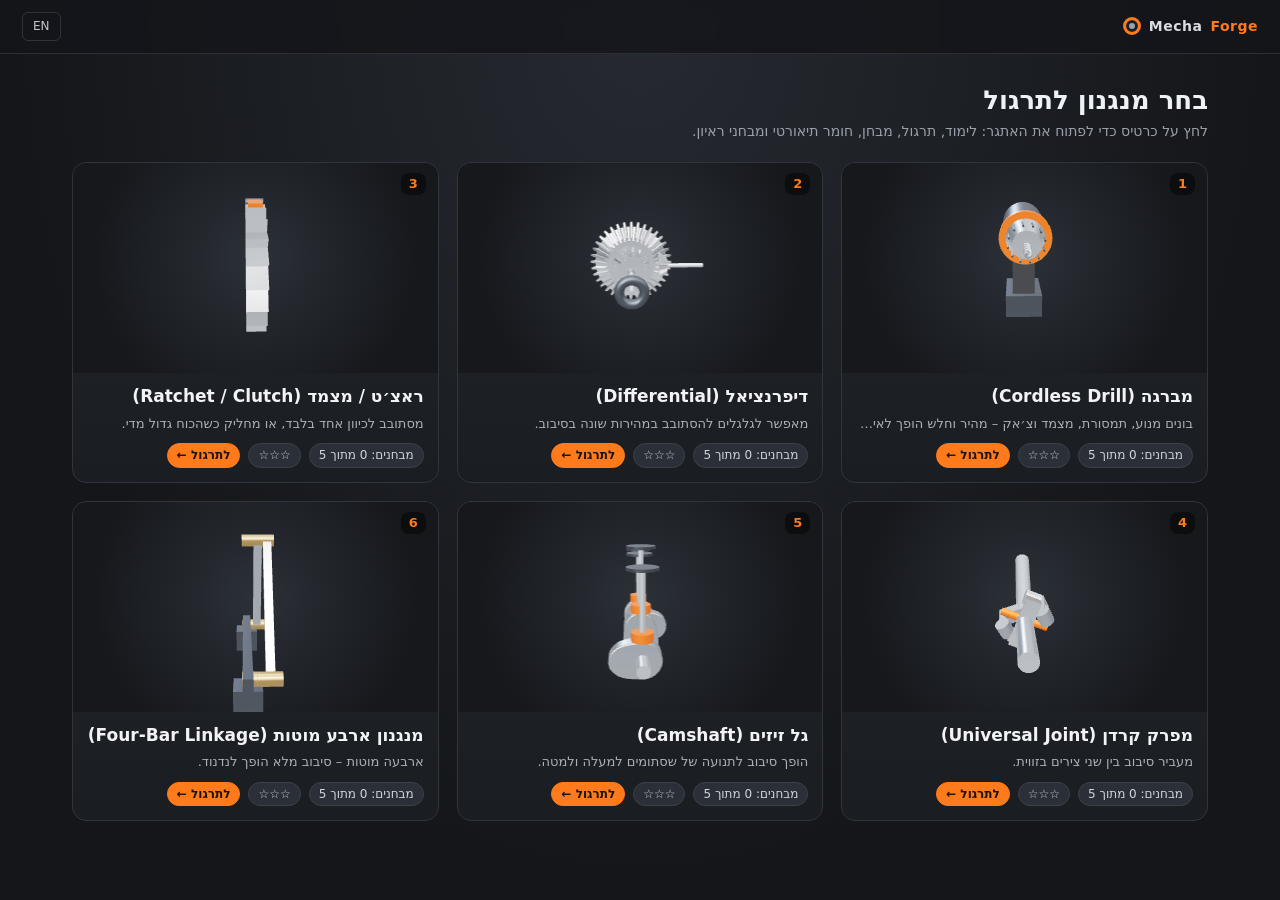
<file: index.html>
<!DOCTYPE html>
<html lang="he" dir="rtl">
<head>
<meta charset="utf-8">
<title>MechaForge – בית (Home)</title>
<meta name="viewport" content="width=device-width,initial-scale=1,viewport-fit=cover">
<meta name="theme-color" content="#1b1e23">
<link rel="stylesheet" href="style.css?v=23">
<link rel="stylesheet" href="home.css?v=23">
<script async src="./vendor/es-module-shims.js"></script>
<script type="importmap">{"imports":{"three":"./vendor/three/three.module.js","three/addons/":"./vendor/three/jsm/"}}</script>
</head>
<body class="homeb">
<canvas id="hc"></canvas>
<header id="htop"><div class="brand"><span class="logo"></span>Mecha<b>Forge</b></div><button id="hLang" class="tb">EN</button></header>
<main id="home"><h1 id="hT"></h1><p id="hS"></p><div id="grid"></div></main>
<script type="module" src="glossary.js?v=23"></script>
<script type="module" src="home.js?v=23"></script>
</body>
</html>
</file>
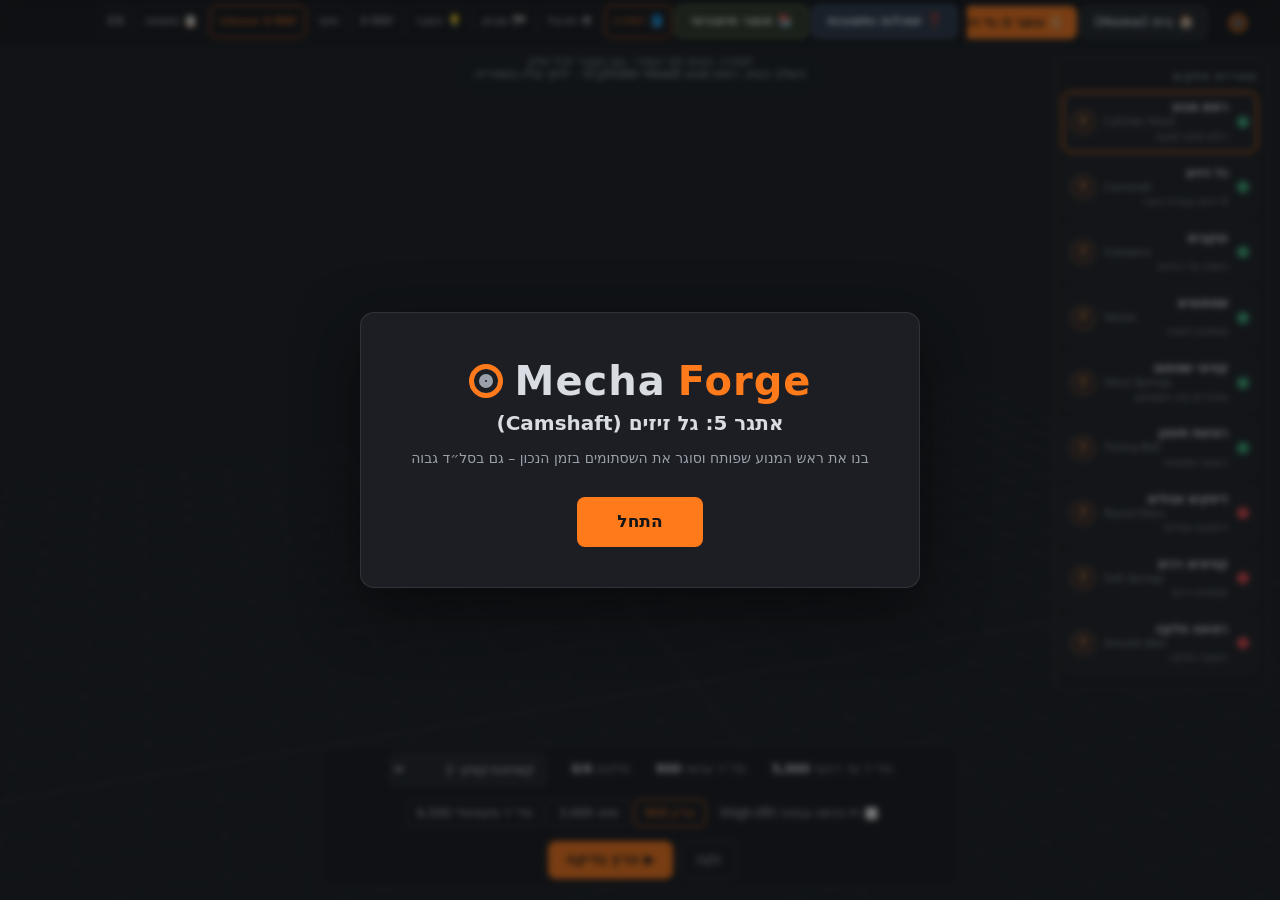
<file: cam.html>
<!DOCTYPE html>
<html lang="he" dir="rtl">
<head>
<meta charset="utf-8">
<title>MechaForge – Differential</title>
<meta name="viewport" content="width=device-width,initial-scale=1,maximum-scale=1,user-scalable=no,viewport-fit=cover">
<meta name="theme-color" content="#1b1e23">
<link rel="stylesheet" href="style.css?v=23">
<script async src="./vendor/es-module-shims.js"></script>
<script type="importmap">{"imports":{"three":"./vendor/three/three.module.js","three/addons/":"./vendor/three/jsm/"}}</script>
<script src="mkit.js?v=23"></script><script src="c5data.js?v=23"></script>
</head>
<body class="c2 mech" data-cfg="c5.js?v=23">
<canvas id="c"></canvas>
<header id="top">
  <div class="brand"><span class="logo"></span>Mecha<b>Forge</b></div>
  <div id="lvl"></div>
  <div class="tbtns"><button id="mL" class="tb mbtn on" data-m="learn"></button><button id="mP" class="tb mbtn" data-m="practice"></button><button id="mT" class="tb mbtn" data-m="test"></button><button id="bExp" class="tb"></button><button id="bX" class="tb"></button><button id="bSec" class="tb"></button><button id="bAX" class="tb"></button><button id="bBrief" class="tb"></button><button id="bLang" class="tb">EN</button></div>
</header>
<aside id="palette"><h4 id="palT"></h4><div id="palList"></div></aside>
<div id="hint"></div>
<div id="modeTip"></div>
<div id="learnCard"></div>
<div id="scnLbl"></div><div id="live"></div>
<div id="dock">
  <div id="stats"></div>
  <select id="ratio"></select>
  <label class="lsdc"><input type="checkbox" id="lsd"> <span id="lsdL"></span></label>
  <div class="sbtns"></div>
  <div class="dbtns"><button id="bClear" class="ghost"></button><button id="bRun" class="primary"></button></div>
</div>
<div id="toast"></div>
<div id="start" class="ov show"><div class="card hero"><div class="logoBig"><span class="logo"></span>Mecha<b>Forge</b></div><h2 id="sTitle"></h2><p id="sTag"></p><button id="bPlay" class="primary big"></button></div></div>
<div id="brief" class="ov"><div class="card" id="briefCard"></div></div>
<div id="result" class="ov"><div class="card" id="resCard"></div></div>
<script type="module" src="mech.js?v=23"></script>
<script type="module" src="glossary.js?v=23"></script>
<script src="selector.js?v=23" defer></script>
<script src="theory.js?v=23" defer></script>
<script src="faq.js?v=23" defer></script>
</body>
</html>
</file>
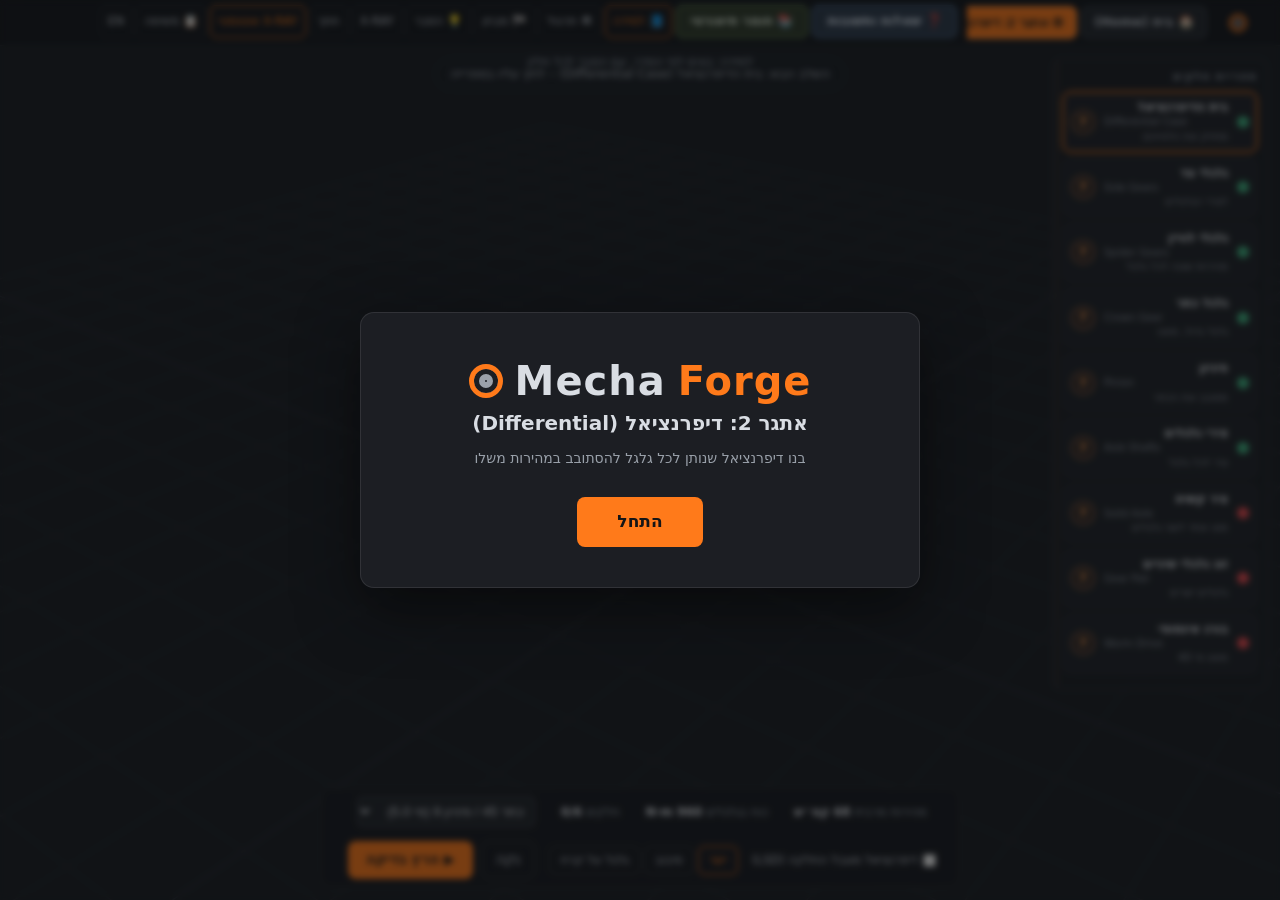
<file: diff.html>
<!DOCTYPE html>
<html lang="he" dir="rtl">
<head>
<meta charset="utf-8">
<title>MechaForge – Differential</title>
<meta name="viewport" content="width=device-width,initial-scale=1,maximum-scale=1,user-scalable=no,viewport-fit=cover">
<meta name="theme-color" content="#1b1e23">
<link rel="stylesheet" href="style.css?v=23">
<script async src="./vendor/es-module-shims.js"></script>
<script type="importmap">{"imports":{"three":"./vendor/three/three.module.js","three/addons/":"./vendor/three/jsm/"}}</script>
<script src="c2data.js?v=23"></script>
</head>
<body class="c2">
<canvas id="c"></canvas>
<header id="top">
  <div class="brand"><span class="logo"></span>Mecha<b>Forge</b></div>
  <div id="lvl"></div>
  <div class="tbtns"><button id="mL" class="tb mbtn on" data-m="learn"></button><button id="mP" class="tb mbtn" data-m="practice"></button><button id="mT" class="tb mbtn" data-m="test"></button><button id="bExp" class="tb"></button><button id="bX" class="tb"></button><button id="bSec" class="tb"></button><button id="bAX" class="tb"></button><button id="bBrief" class="tb"></button><button id="bLang" class="tb">EN</button></div>
</header>
<aside id="palette"><h4 id="palT"></h4><div id="palList"></div></aside>
<div id="hint"></div>
<div id="modeTip"></div>
<div id="learnCard"></div>
<div id="scnLbl"></div>
<div id="dock">
  <div id="stats"></div>
  <select id="ratio"></select>
  <label class="lsdc"><input type="checkbox" id="lsd"> <span id="lsdL"></span></label>
  <div class="sbtns"><button class="tb sbtn on" data-s="straight"></button><button class="tb sbtn" data-s="turn"></button><button class="tb sbtn" data-s="ice"></button></div>
  <div class="dbtns"><button id="bClear" class="ghost"></button><button id="bRun" class="primary"></button></div>
</div>
<div id="toast"></div>
<div id="start" class="ov show"><div class="card hero"><div class="logoBig"><span class="logo"></span>Mecha<b>Forge</b></div><h2 id="sTitle"></h2><p id="sTag"></p><button id="bPlay" class="primary big"></button></div></div>
<div id="brief" class="ov"><div class="card" id="briefCard"></div></div>
<div id="result" class="ov"><div class="card" id="resCard"></div></div>
<script type="module" src="diff.js?v=23"></script>
<script type="module" src="glossary.js?v=23"></script>
<script src="selector.js?v=23" defer></script>
<script src="theory.js?v=23" defer></script>
<script src="faq.js?v=23" defer></script>
</body>
</html>
</file>
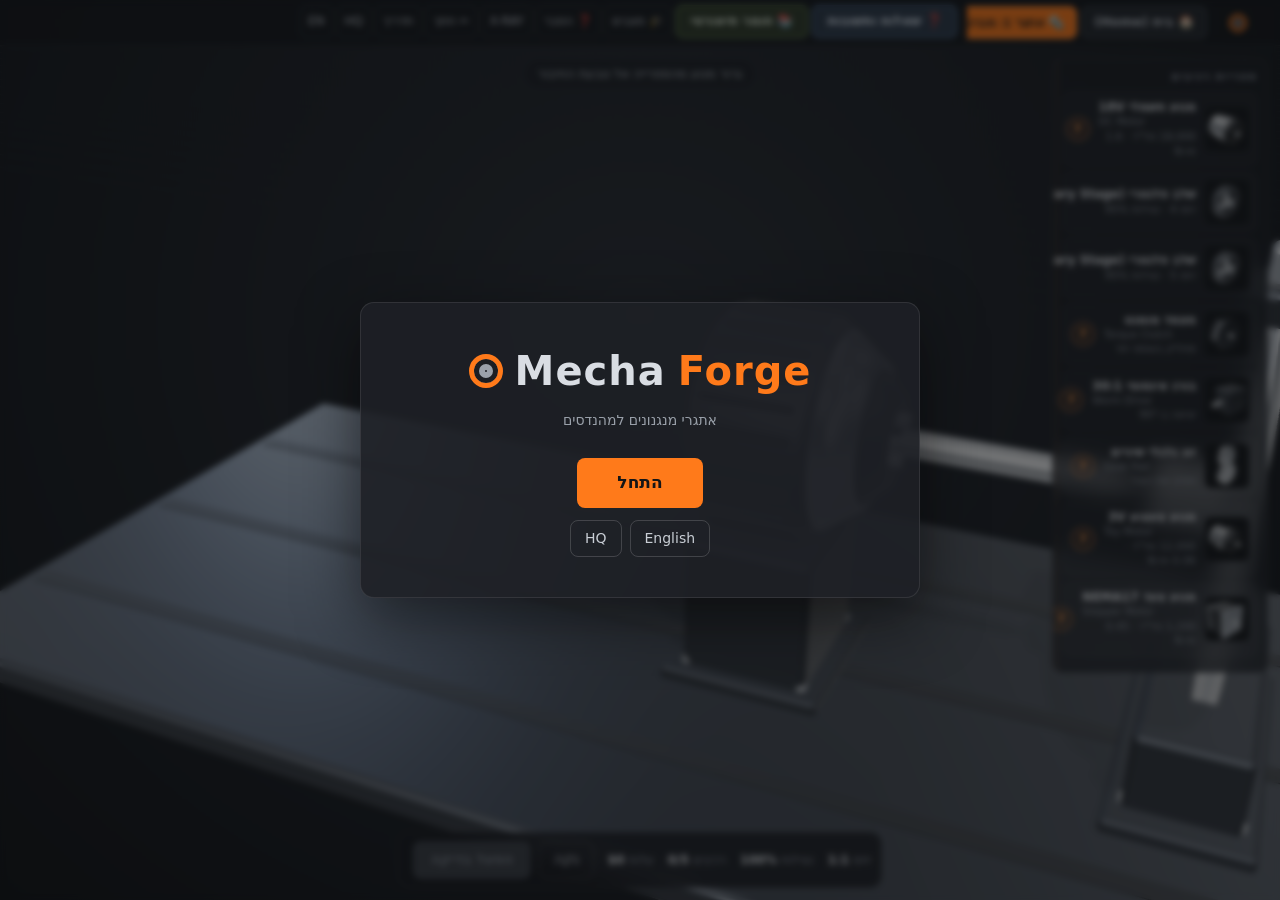
<file: drill.html>
<!DOCTYPE html>
<html lang="he" dir="rtl">
<head>
<meta charset="utf-8">
<title>MechaForge</title>
<meta name="viewport" content="width=device-width,initial-scale=1,maximum-scale=1,user-scalable=no,viewport-fit=cover">
<meta name="theme-color" content="#1b1e23">
<link rel="icon" href="data:image/svg+xml,%3Csvg xmlns=%22http://www.w3.org/2000/svg%22 viewBox=%220 0 16 16%22%3E%3Ccircle cx=%228%22 cy=%228%22 r=%226%22 fill=%22none%22 stroke=%22%23ff7a1a%22 stroke-width=%223%22/%3E%3C/svg%3E">
<link rel="stylesheet" href="style.css?v=23">
<script async src="./vendor/es-module-shims.js"></script>
<script type="importmap">{"imports":{"three":"./vendor/three/three.module.js","three/addons/":"./vendor/three/jsm/"}}</script>
</head>
<body>
<canvas id="c"></canvas>
<div id="labels"></div>
<header id="top">
  <div class="brand"><span class="logo"></span>Mecha<b>Forge</b></div>
  <div id="lvl"></div>
  <div class="tbtns"><button id="bBrief" class="tb"></button><button id="bHQ" class="tb">HQ</button><button id="bLang" class="tb">EN</button></div>
</header>
<aside id="palette"><h4 id="palT"></h4><div id="palList"></div></aside>
<div id="hint"></div>
<div id="insp"></div>
<div id="dock">
  <div id="stats"></div>
  <div class="dbtns"><button id="bClear" class="ghost"></button><button id="bRun" class="primary"></button></div>
</div>
<div id="graphs"><canvas id="g"></canvas><div id="gleg"></div></div>
<div id="dragGhost"></div>
<div id="toast"></div>
<div id="start" class="ov show">
  <div class="card hero">
    <div class="logoBig"><span class="logo"></span>Mecha<b>Forge</b></div>
    <p id="sTag"></p>
    <button id="bPlay" class="primary big"></button>
    <div class="row"><button id="bLang2" class="ghost">English</button><button id="bHQ2" class="ghost">HQ</button></div>
  </div>
</div>
<div id="brief" class="ov"><div class="card" id="briefCard"></div></div>
<div id="result" class="ov"><div class="card" id="resCard"></div></div>
<div id="reveal" class="ov2"><div id="revCap"></div><div class="rbtns"><button id="rReplay" class="ghost"></button><button id="rBack" class="ghost"></button><button id="rNext" class="primary" disabled></button></div></div>
<script type="module" src="app.js?v=23"></script>
<script type="module" src="glossary.js?v=23"></script>
<script src="selector.js?v=23" defer></script>
<script src="iv1.js?v=23" defer></script><script src="theory.js?v=23" defer></script>
<script src="faq.js?v=23" defer></script>
</body>
</html>
</file>
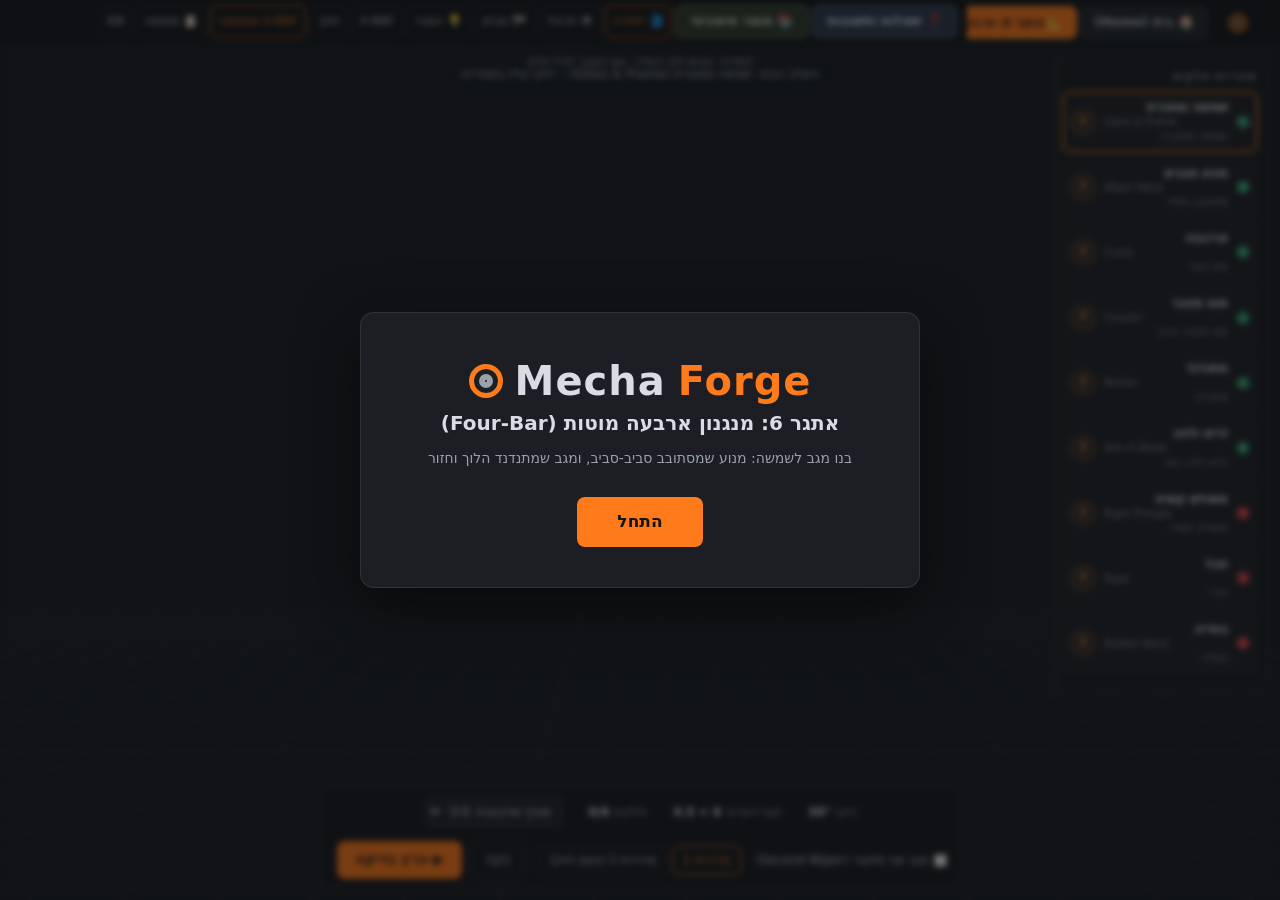
<file: fourbar.html>
<!DOCTYPE html>
<html lang="he" dir="rtl">
<head>
<meta charset="utf-8">
<title>MechaForge – Differential</title>
<meta name="viewport" content="width=device-width,initial-scale=1,maximum-scale=1,user-scalable=no,viewport-fit=cover">
<meta name="theme-color" content="#1b1e23">
<link rel="stylesheet" href="style.css?v=23">
<script async src="./vendor/es-module-shims.js"></script>
<script type="importmap">{"imports":{"three":"./vendor/three/three.module.js","three/addons/":"./vendor/three/jsm/"}}</script>
<script src="mkit.js?v=23"></script><script src="c6data.js?v=23"></script>
</head>
<body class="c2 mech" data-cfg="c6.js?v=23">
<canvas id="c"></canvas>
<header id="top">
  <div class="brand"><span class="logo"></span>Mecha<b>Forge</b></div>
  <div id="lvl"></div>
  <div class="tbtns"><button id="mL" class="tb mbtn on" data-m="learn"></button><button id="mP" class="tb mbtn" data-m="practice"></button><button id="mT" class="tb mbtn" data-m="test"></button><button id="bExp" class="tb"></button><button id="bX" class="tb"></button><button id="bSec" class="tb"></button><button id="bAX" class="tb"></button><button id="bBrief" class="tb"></button><button id="bLang" class="tb">EN</button></div>
</header>
<aside id="palette"><h4 id="palT"></h4><div id="palList"></div></aside>
<div id="hint"></div>
<div id="modeTip"></div>
<div id="learnCard"></div>
<div id="scnLbl"></div><div id="live"></div>
<div id="dock">
  <div id="stats"></div>
  <select id="ratio"></select>
  <label class="lsdc"><input type="checkbox" id="lsd"> <span id="lsdL"></span></label>
  <div class="sbtns"></div>
  <div class="dbtns"><button id="bClear" class="ghost"></button><button id="bRun" class="primary"></button></div>
</div>
<div id="toast"></div>
<div id="start" class="ov show"><div class="card hero"><div class="logoBig"><span class="logo"></span>Mecha<b>Forge</b></div><h2 id="sTitle"></h2><p id="sTag"></p><button id="bPlay" class="primary big"></button></div></div>
<div id="brief" class="ov"><div class="card" id="briefCard"></div></div>
<div id="result" class="ov"><div class="card" id="resCard"></div></div>
<script type="module" src="mech.js?v=23"></script>
<script type="module" src="glossary.js?v=23"></script>
<script src="selector.js?v=23" defer></script>
<script src="theory.js?v=23" defer></script>
<script src="faq.js?v=23" defer></script>
</body>
</html>
</file>
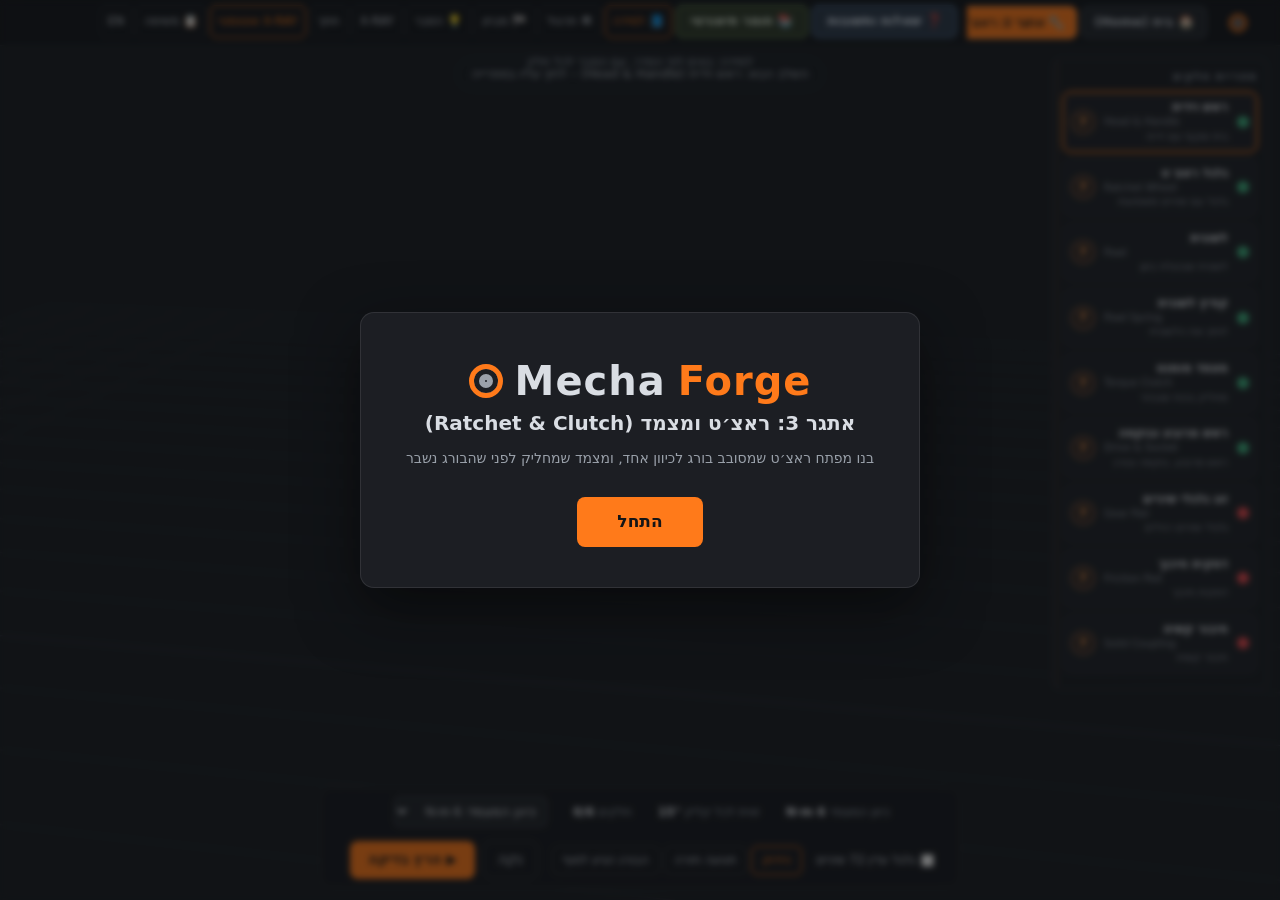
<file: ratchet.html>
<!DOCTYPE html>
<html lang="he" dir="rtl">
<head>
<meta charset="utf-8">
<title>MechaForge – Differential</title>
<meta name="viewport" content="width=device-width,initial-scale=1,maximum-scale=1,user-scalable=no,viewport-fit=cover">
<meta name="theme-color" content="#1b1e23">
<link rel="stylesheet" href="style.css?v=23">
<script async src="./vendor/es-module-shims.js"></script>
<script type="importmap">{"imports":{"three":"./vendor/three/three.module.js","three/addons/":"./vendor/three/jsm/"}}</script>
<script src="mkit.js?v=23"></script><script src="c3data.js?v=23"></script>
</head>
<body class="c2 mech" data-cfg="c3.js?v=23">
<canvas id="c"></canvas>
<header id="top">
  <div class="brand"><span class="logo"></span>Mecha<b>Forge</b></div>
  <div id="lvl"></div>
  <div class="tbtns"><button id="mL" class="tb mbtn on" data-m="learn"></button><button id="mP" class="tb mbtn" data-m="practice"></button><button id="mT" class="tb mbtn" data-m="test"></button><button id="bExp" class="tb"></button><button id="bX" class="tb"></button><button id="bSec" class="tb"></button><button id="bAX" class="tb"></button><button id="bBrief" class="tb"></button><button id="bLang" class="tb">EN</button></div>
</header>
<aside id="palette"><h4 id="palT"></h4><div id="palList"></div></aside>
<div id="hint"></div>
<div id="modeTip"></div>
<div id="learnCard"></div>
<div id="scnLbl"></div><div id="live"></div>
<div id="dock">
  <div id="stats"></div>
  <select id="ratio"></select>
  <label class="lsdc"><input type="checkbox" id="lsd"> <span id="lsdL"></span></label>
  <div class="sbtns"></div>
  <div class="dbtns"><button id="bClear" class="ghost"></button><button id="bRun" class="primary"></button></div>
</div>
<div id="toast"></div>
<div id="start" class="ov show"><div class="card hero"><div class="logoBig"><span class="logo"></span>Mecha<b>Forge</b></div><h2 id="sTitle"></h2><p id="sTag"></p><button id="bPlay" class="primary big"></button></div></div>
<div id="brief" class="ov"><div class="card" id="briefCard"></div></div>
<div id="result" class="ov"><div class="card" id="resCard"></div></div>
<script type="module" src="mech.js?v=23"></script>
<script type="module" src="glossary.js?v=23"></script>
<script src="selector.js?v=23" defer></script>
<script src="theory.js?v=23" defer></script>
<script src="faq.js?v=23" defer></script>
</body>
</html>
</file>
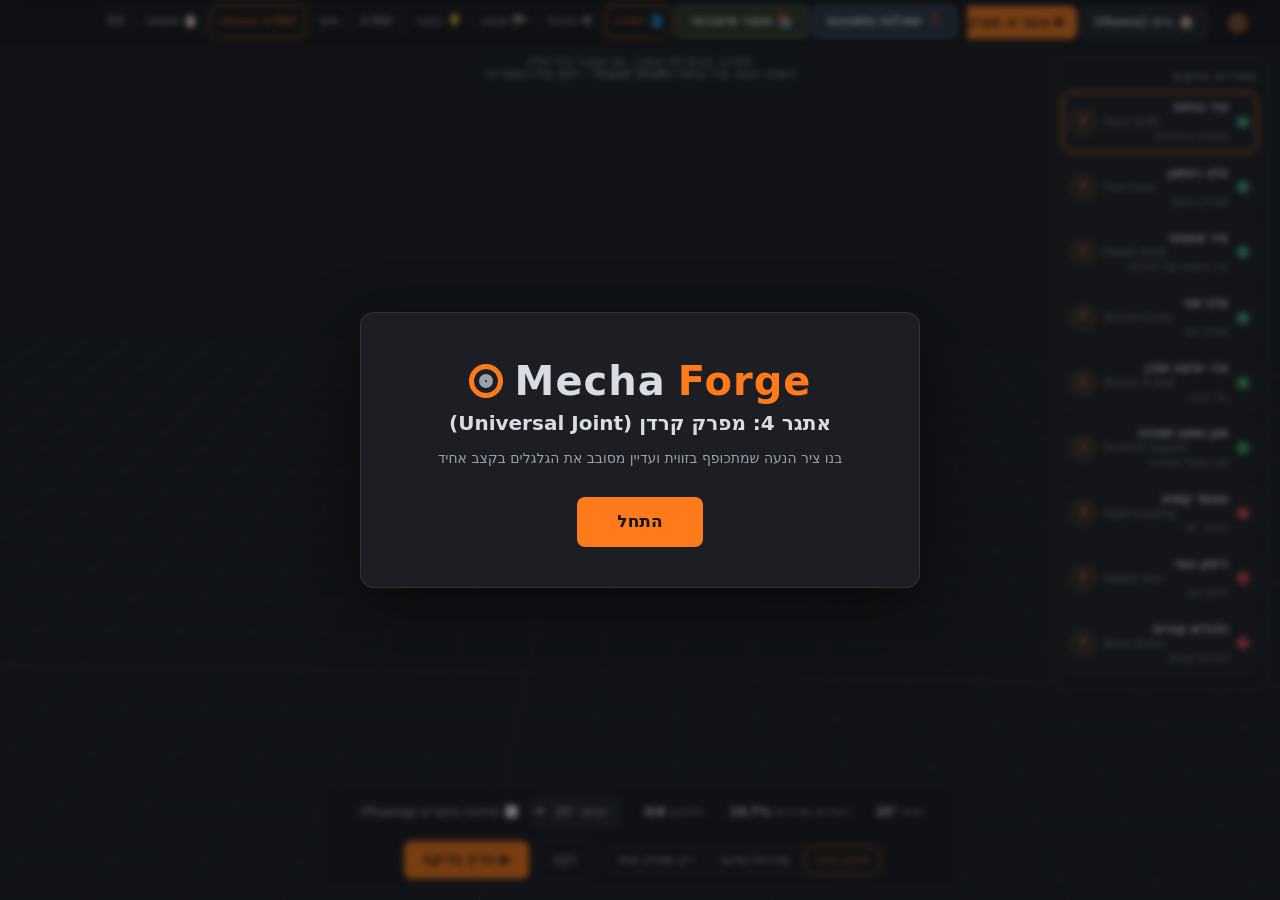
<file: ujoint.html>
<!DOCTYPE html>
<html lang="he" dir="rtl">
<head>
<meta charset="utf-8">
<title>MechaForge – Differential</title>
<meta name="viewport" content="width=device-width,initial-scale=1,maximum-scale=1,user-scalable=no,viewport-fit=cover">
<meta name="theme-color" content="#1b1e23">
<link rel="stylesheet" href="style.css?v=23">
<script async src="./vendor/es-module-shims.js"></script>
<script type="importmap">{"imports":{"three":"./vendor/three/three.module.js","three/addons/":"./vendor/three/jsm/"}}</script>
<script src="mkit.js?v=23"></script><script src="c4data.js?v=23"></script>
</head>
<body class="c2 mech" data-cfg="c4.js?v=23">
<canvas id="c"></canvas>
<header id="top">
  <div class="brand"><span class="logo"></span>Mecha<b>Forge</b></div>
  <div id="lvl"></div>
  <div class="tbtns"><button id="mL" class="tb mbtn on" data-m="learn"></button><button id="mP" class="tb mbtn" data-m="practice"></button><button id="mT" class="tb mbtn" data-m="test"></button><button id="bExp" class="tb"></button><button id="bX" class="tb"></button><button id="bSec" class="tb"></button><button id="bAX" class="tb"></button><button id="bBrief" class="tb"></button><button id="bLang" class="tb">EN</button></div>
</header>
<aside id="palette"><h4 id="palT"></h4><div id="palList"></div></aside>
<div id="hint"></div>
<div id="modeTip"></div>
<div id="learnCard"></div>
<div id="scnLbl"></div><div id="live"></div>
<div id="dock">
  <div id="stats"></div>
  <select id="ratio"></select>
  <label class="lsdc"><input type="checkbox" id="lsd"> <span id="lsdL"></span></label>
  <div class="sbtns"></div>
  <div class="dbtns"><button id="bClear" class="ghost"></button><button id="bRun" class="primary"></button></div>
</div>
<div id="toast"></div>
<div id="start" class="ov show"><div class="card hero"><div class="logoBig"><span class="logo"></span>Mecha<b>Forge</b></div><h2 id="sTitle"></h2><p id="sTag"></p><button id="bPlay" class="primary big"></button></div></div>
<div id="brief" class="ov"><div class="card" id="briefCard"></div></div>
<div id="result" class="ov"><div class="card" id="resCard"></div></div>
<script type="module" src="mech.js?v=23"></script>
<script type="module" src="glossary.js?v=23"></script>
<script src="selector.js?v=23" defer></script>
<script src="theory.js?v=23" defer></script>
<script src="faq.js?v=23" defer></script>
</body>
</html>
</file>
<file: style.css>
*{box-sizing:border-box;margin:0;padding:0;-webkit-tap-highlight-color:transparent}
html,body{width:100%;height:100%;overflow:hidden;background:#1b1e23;color:#d9dde3;font:14px/1.4 system-ui,-apple-system,"Segoe UI",Arial,sans-serif;user-select:none;-webkit-user-select:none;touch-action:none}
body{background:radial-gradient(ellipse at 50% 35%,#2b2f36 0%,#1b1e23 55%,#111316 100%)}
#c{position:fixed;inset:0;width:100%;height:100%;display:block}
button{font:inherit;color:inherit;cursor:pointer;border:0;background:none}
.glass{background:rgba(28,31,36,.72);backdrop-filter:blur(10px);-webkit-backdrop-filter:blur(10px);border:1px solid rgba(255,255,255,.08)}
#top{position:fixed;top:0;left:0;right:0;height:46px;display:flex;align-items:center;gap:14px;padding:0 12px;background:rgba(20,22,26,.78);backdrop-filter:blur(10px);-webkit-backdrop-filter:blur(10px);border-bottom:1px solid rgba(255,255,255,.07);z-index:5}
.brand{font-weight:600;letter-spacing:.5px;display:flex;align-items:center;gap:8px;direction:ltr}
.brand b,.logoBig b{color:#ff7a1a;font-weight:700}
.logo{width:18px;height:18px;border-radius:50%;border:3px solid #ff7a1a;box-shadow:inset 0 0 0 3px #1b1e23,inset 0 0 0 6px #9aa1aa}
#lvl{flex:1;color:#9aa1aa;font-size:13px;white-space:nowrap;overflow:hidden;text-overflow:ellipsis}
.tbtns{display:flex;gap:6px}
.tb{padding:5px 10px;border-radius:6px;border:1px solid rgba(255,255,255,.12);font-size:12px;color:#c3c8cf}
.tb.on{border-color:#ff7a1a;color:#ff7a1a}
#palette{position:fixed;top:58px;inset-inline-start:12px;width:216px;max-height:calc(100% - 150px);overflow:auto;padding:10px;border-radius:10px;z-index:4;background:rgba(28,31,36,.72);backdrop-filter:blur(10px);-webkit-backdrop-filter:blur(10px);border:1px solid rgba(255,255,255,.08)}
#palette h4{font-size:11px;letter-spacing:1px;text-transform:uppercase;color:#8a919b;margin-bottom:8px}
.pitem{display:flex;align-items:center;gap:9px;padding:7px;border-radius:8px;border:1px solid rgba(255,255,255,.06);margin-bottom:6px;background:rgba(255,255,255,.025);cursor:grab;touch-action:none}
.pitem:hover{border-color:rgba(255,122,26,.55)}
.pitem img{width:44px;height:44px;border-radius:6px;background:#15171a;flex:none}
.pitem .n{font-size:12.5px;font-weight:600;color:#e3e6ea}
.pitem .s{font-size:11px;color:#8a919b}
#hint{position:fixed;top:58px;left:50%;transform:translateX(-50%);padding:6px 14px;border-radius:20px;font-size:12.5px;color:#aeb4bc;background:rgba(28,31,36,.6);border:1px solid rgba(255,255,255,.06);z-index:3;pointer-events:none;white-space:nowrap}
#insp{position:fixed;top:58px;inset-inline-end:12px;width:230px;padding:12px;border-radius:10px;z-index:4;display:none;background:rgba(28,31,36,.78);backdrop-filter:blur(10px);-webkit-backdrop-filter:blur(10px);border:1px solid rgba(255,122,26,.35)}
#insp h5{font-size:14px;color:#fff;margin-bottom:6px}
#insp table{width:100%;font-size:12px;border-collapse:collapse}#insp td{padding:2px 0;color:#9aa1aa}#insp td:last-child{text-align:end;color:#e3e6ea;font-variant-numeric:tabular-nums}
#insp input[type=range]{width:100%;accent-color:#ff7a1a;margin-top:6px}
#insp .row{display:flex;gap:6px;margin-top:10px}
#dock{position:fixed;bottom:12px;left:50%;transform:translateX(-50%);display:flex;align-items:center;gap:14px;padding:8px 10px 8px 14px;border-radius:12px;z-index:4;background:rgba(24,26,30,.8);backdrop-filter:blur(10px);-webkit-backdrop-filter:blur(10px);border:1px solid rgba(255,255,255,.08)}
#stats{display:flex;gap:14px;font-size:12px;color:#8a919b;white-space:nowrap}#stats b{color:#e3e6ea;font-weight:600;font-variant-numeric:tabular-nums}
.dbtns{display:flex;gap:8px}
.primary{background:#ff7a1a;color:#141517;font-weight:700;padding:9px 18px;border-radius:8px}
.primary:disabled{background:#3a3e45;color:#777d86;cursor:default}
.ghost{border:1px solid rgba(255,255,255,.16);padding:8px 14px;border-radius:8px;color:#c9ced5}
.big{font-size:17px;padding:13px 40px}
#graphs{position:fixed;bottom:74px;inset-inline-end:12px;width:340px;height:236px;border-radius:10px;z-index:4;display:none;padding:6px;background:rgba(20,22,26,.82);backdrop-filter:blur(10px);-webkit-backdrop-filter:blur(10px);border:1px solid rgba(255,255,255,.08)}
#g{width:100%;height:100%}
#dragGhost{position:fixed;z-index:20;pointer-events:none;display:none;padding:6px 10px;border-radius:8px;background:rgba(30,33,38,.9);border:1px solid #ff7a1a;font-size:12px;transform:translate(-50%,-130%)}
#dragGhost.bad{border-color:#e5484d;color:#ffb3b5}#dragGhost.good{border-color:#3fb97a;color:#b7f0cf}
#toast{position:fixed;bottom:84px;left:50%;transform:translateX(-50%);padding:8px 16px;border-radius:8px;background:rgba(30,33,38,.92);border:1px solid rgba(255,255,255,.1);font-size:13px;z-index:30;opacity:0;transition:opacity .25s;pointer-events:none;max-width:90vw;text-align:center}
#toast.show{opacity:1}#toast.bad{border-color:#e5484d}
#labels{position:fixed;inset:0;pointer-events:none;z-index:2}
.lab{position:absolute;transform:translate(-50%,-100%);font-size:11.5px;color:#d9dde3;padding:3px 8px;border-radius:5px;background:rgba(20,22,26,.72);border:1px solid rgba(255,255,255,.1);white-space:nowrap;transition:opacity .4s}
.lab.acc{border-color:#ff7a1a;color:#fff}
.ov{position:fixed;inset:0;display:none;align-items:center;justify-content:center;z-index:40;background:rgba(10,11,13,.55);backdrop-filter:blur(3px);-webkit-backdrop-filter:blur(3px)}
.ov.show{display:flex}
.card{width:min(560px,92vw);max-height:88vh;overflow:auto;padding:24px;border-radius:14px;background:rgba(30,33,38,.9);border:1px solid rgba(255,255,255,.09);box-shadow:0 20px 60px rgba(0,0,0,.5)}
.hero{text-align:center;padding:40px 28px}
.logoBig{font-size:40px;font-weight:600;direction:ltr;display:flex;align-items:center;justify-content:center;gap:12px;letter-spacing:1px}.logoBig .logo{width:34px;height:34px;border-width:5px;box-shadow:inset 0 0 0 5px #1b1e23,inset 0 0 0 11px #9aa1aa}
.hero p{color:#9aa1aa;margin:12px 0 28px}
.row{display:flex;gap:8px;justify-content:center;margin-top:16px}
.card h2{font-size:20px;margin-bottom:4px}.card .sub{color:#8a919b;font-size:13px;margin-bottom:14px}
.spec{display:grid;grid-template-columns:1fr 1fr;gap:10px;margin:12px 0}
.spec div{padding:10px;border-radius:8px;background:rgba(255,255,255,.035);border:1px solid rgba(255,255,255,.06)}
.spec h6{font-size:11px;color:#ff7a1a;letter-spacing:.8px;text-transform:uppercase;margin-bottom:4px}
.spec p,.card li{font-size:13px;color:#c3c8cf}
.card ul{padding-inline-start:18px;margin:8px 0 14px}
.stars{font-size:38px;letter-spacing:6px;text-align:center;margin:8px 0}.stars i{font-style:normal;color:#3a3e45}.stars i.on{color:#ff7a1a}
.chk{list-style:none;padding:0!important}.chk li{padding:3px 0}.chk .ok{color:#3fb97a}.chk .no{color:#e5484d}
.ov2{position:fixed;left:0;right:0;bottom:0;z-index:35;display:none;flex-direction:column;align-items:center;gap:10px;padding:14px;pointer-events:none}
.ov2.show{display:flex}
#revCap{font-size:15px;padding:8px 16px;border-radius:8px;background:rgba(20,22,26,.75);border:1px solid rgba(255,255,255,.08);min-height:20px;text-align:center}
.rbtns{display:flex;gap:8px;pointer-events:auto}
@media (max-width:760px){
 #palette{top:auto;bottom:0;left:0;right:0;width:auto;max-height:none;border-radius:12px 12px 0 0;display:flex;align-items:center;gap:6px;overflow-x:auto;padding:8px;inset-inline-start:0}
 #palette h4{display:none}
 #palList{display:flex;gap:6px}
 .pitem{flex:none;flex-direction:column;gap:3px;width:84px;margin:0;padding:5px;text-align:center}
 .pitem img{width:40px;height:40px}.pitem .s{display:none}.pitem .n{font-size:10.5px;line-height:1.2}
 #dock{bottom:106px;gap:8px;padding:6px 8px;width:calc(100% - 16px);justify-content:space-between}
 #stats{gap:8px;font-size:11px}
 .primary{padding:8px 12px}.ghost{padding:7px 10px}
 #graphs{bottom:160px;left:8px;right:8px;width:auto;height:190px}
 #insp{top:auto;bottom:160px;inset-inline-end:8px;width:200px}
 #hint{top:52px;font-size:11px;white-space:normal;width:90%;text-align:center}
 #lvl{display:none}.brand{font-size:13px}
 .spec{grid-template-columns:1fr}
 .logoBig{font-size:30px}
}
/* tutorial */
#tut{position:fixed;bottom:86px;left:50%;transform:translateX(-50%);width:min(460px,92vw);padding:14px 16px;border-radius:12px;background:rgba(26,29,34,.9);backdrop-filter:blur(10px);border:1px solid rgba(255,122,26,.35);box-shadow:0 12px 40px rgba(0,0,0,.5);z-index:6;display:none}
#tut.show{display:block}
#tut h5{font-size:14.5px;color:#ff9a4a;margin:6px 0 4px}#tut p{font-size:13px;color:#c9ced5;margin-bottom:10px}#tut b{color:#fff}
#tut .row,#tiCard .row{display:flex;gap:8px;justify-content:flex-end;flex-wrap:wrap}
.tprog{display:flex;align-items:center;gap:5px}.tprog i{flex:1;height:4px;border-radius:2px;background:#3a3e45}.tprog i.done{background:#3fb97a}.tprog i.cur{background:#ff7a1a}.tprog span{font-size:11px;color:#8a919b;margin-inline-start:6px}
.tutHi{position:relative;border-color:#ff7a1a!important;animation:tglow 1.2s ease-in-out infinite}
@keyframes tglow{0%,100%{box-shadow:0 0 0 0 rgba(255,122,26,.0)}50%{box-shadow:0 0 0 4px rgba(255,122,26,.45),0 0 18px rgba(255,122,26,.5)}}
#tptr{position:fixed;width:22px;height:22px;margin:-11px 0 0 -11px;border-radius:50%;border:2px solid #ff7a1a;background:rgba(255,122,26,.25);box-shadow:0 0 14px rgba(255,122,26,.8);pointer-events:none;z-index:7;display:none}
.tdots{display:flex;gap:6px;margin-bottom:10px}.tdots i{width:26px;height:4px;border-radius:2px;background:#3a3e45}.tdots i.on{background:#ff7a1a}
.tib p{font-size:13.5px;color:#c3c8cf;margin-bottom:10px}
.tflow{display:flex;align-items:center;justify-content:center;gap:8px;margin:14px 0;direction:inherit}.tflow span{padding:6px 12px;border-radius:8px;background:#2a2e35;border:1px solid rgba(255,255,255,.1);font-size:12.5px}.tflow i{color:#ff7a1a;font-style:normal}
[dir=rtl] .tflow i{transform:scaleX(-1)}
.tctl{width:100%;border-collapse:collapse;margin-bottom:12px}.tctl td{padding:7px 6px;border-bottom:1px solid rgba(255,255,255,.06);font-size:13px}.tctl td:first-child{color:#e3e6ea;white-space:nowrap}.tctl td:last-child{color:#9aa1aa}
.tparts li{margin-bottom:7px}
@media (max-width:760px){#tut{bottom:auto;top:96px;padding:10px 12px}#tut p{font-size:12px}}
/* academy side panel */
#side{position:fixed;top:58px;bottom:12px;inset-inline-end:12px;width:380px;display:none;flex-direction:column;border-radius:12px;z-index:6;background:rgba(24,27,32,.9);backdrop-filter:blur(12px);-webkit-backdrop-filter:blur(12px);border:1px solid rgba(255,255,255,.09);box-shadow:0 14px 44px rgba(0,0,0,.45)}
#side.show{display:flex}#side.wide{width:480px}
#side.min{bottom:auto;width:220px}#side.min #sideB{display:none}
#side .sh{display:flex;align-items:center;gap:6px;padding:10px 14px;border-bottom:1px solid rgba(255,255,255,.07);font-size:13px;color:#ff9a4a;font-weight:600}
#side .sh .sp{flex:1}#side .sh button{width:28px;height:26px;border-radius:6px;border:1px solid rgba(255,255,255,.12);color:#c3c8cf}
#sideB{overflow:auto;padding:14px 16px 16px;font-size:15px;line-height:1.55;color:#d0d4da}
#sideB h3{font-size:19px;color:#fff;margin:8px 0 6px}#sideB h4{font-size:17px;color:#fff;margin-bottom:6px}#sideB h4 small{font-size:12.5px;color:#8a919b;font-weight:400;margin-inline-start:6px}
#sideB h6{font-size:12px;letter-spacing:.8px;color:#ff9a4a;margin:14px 0 4px;text-transform:uppercase}
#sideB p{margin-bottom:8px}#sideB .lead{font-size:15.5px;color:#e3e6ea}#sideB b{color:#fff}
#sideB .row{display:flex;gap:8px;justify-content:flex-end;flex-wrap:wrap;margin-top:14px}
#sideB .todo{padding:10px 12px;border-radius:8px;background:rgba(255,122,26,.1);border:1px solid rgba(255,122,26,.35);margin:10px 0}
#sideB .note{font-size:13.5px;color:#9aa1aa}
.okb,.nob{padding:8px 12px;border-radius:8px;font-weight:600;margin:8px 0}.okb{background:rgba(63,185,122,.14);color:#6fdca2;border:1px solid rgba(63,185,122,.35)}.nob{background:rgba(229,72,77,.12);color:#ff8a8d;border:1px solid rgba(229,72,77,.35)}.okb.big{font-size:17px}
.dg{margin:10px 0;padding:10px;border-radius:10px;background:#15171b;border:1px solid rgba(255,255,255,.06)}
.dg svg{width:100%;height:auto;display:block}.dg text{fill:#aeb4bc;font-size:10px;font-family:system-ui}.dg .dk{fill:#141517;font-weight:700}
.dg .ax{stroke:#5a6069;stroke-width:1.5}.dg .cv{stroke:#ff7a1a;stroke-width:2.5}.dg .pt{fill:#ff7a1a}
.dg .ring{fill:none;stroke:#6b7280;stroke-width:10}.dg .ring2{fill:none;stroke:#3b3f45;stroke-width:3;stroke-dasharray:3 3}.dg .sun{fill:#ff7a1a}.dg .pl{fill:#a9afb7;stroke:#2a2d32;stroke-width:2}.dg .car{stroke:#ff9a4a;stroke-width:4;opacity:.6}
.dg .pl2{fill:#7d838b}.dg .ball{fill:#c4c9cf;stroke:#555;stroke-width:1}.dg .spr{fill:none;stroke:#ff9a4a;stroke-width:2.5}
.fx{font-family:ui-monospace,Consolas,monospace;font-size:13.5px;color:#c9ced5;direction:ltr;text-align:center;margin-top:6px}
.mt{width:100%;border-collapse:collapse;font-size:13.5px}.mt th{font-size:11.5px;color:#8a919b;font-weight:500;text-align:start;padding:4px}.mt td{padding:5px 4px;border-top:1px solid rgba(255,255,255,.06);font-variant-numeric:tabular-nums}.mt td.op{color:#ff9a4a;font-size:12px;direction:ltr}
.mtot{display:flex;flex-wrap:wrap;gap:6px;margin-top:8px}.mtot span{padding:3px 9px;border-radius:12px;background:#2a2e35;font-size:13px}.mtot .ok{color:#6fdca2}.mtot .no{color:#ff8a8d}
.quiz .qq{font-size:16px;color:#fff;margin:8px 0 10px}.qo{display:block;width:100%;text-align:start;padding:10px 12px;margin-bottom:7px;border-radius:8px;border:1px solid rgba(255,255,255,.14);font-size:15px;background:rgba(255,255,255,.03)}
.qo:hover:not(:disabled){border-color:#ff7a1a}.qo.right{border-color:#3fb97a;background:rgba(63,185,122,.15)}.qo.wrong{border-color:#e5484d;background:rgba(229,72,77,.12);opacity:.7}
.qfb .ok{color:#6fdca2}.qfb .no{color:#ff8a8d}
.gl{list-style:none;padding:0}.gl li{display:flex;gap:8px;margin-bottom:6px;font-size:14px}.gl i{flex:none;width:20px;height:20px;border-radius:50%;background:#ff7a1a;color:#141517;font-style:normal;font-weight:700;font-size:12px;display:flex;align-items:center;justify-content:center}
.chk2{list-style:none;padding:0}.chk2 li{margin-bottom:4px;font-size:14px}.chk2 .ok{color:#6fdca2}.chk2 .no{color:#ff8a8d}
.spec2{display:grid;grid-template-columns:auto 1fr;gap:4px 10px;padding:10px;border-radius:8px;background:#1d2025;font-size:14px;margin:10px 0}.spec2 div{color:#8a919b}
.tstat{display:flex;flex-wrap:wrap;gap:8px;margin-top:10px}.tstat span{padding:5px 11px;border-radius:8px;background:#2a2e35;font-size:14px}.tstat.c{justify-content:center}
.tprog{display:flex;align-items:center;gap:5px}.tprog i{flex:1;height:4px;border-radius:2px;background:#3a3e45}.tprog i.done{background:#3fb97a}.tprog i.cur{background:#ff7a1a}.tprog span{font-size:12px;color:#8a919b;margin-inline-start:6px}
.lab.io{border-color:#ff7a1a;font-size:13px;color:#fff;opacity:0}
body.sideOn #insp{inset-inline-end:404px}body.sideOn #graphs{inset-inline-end:404px}body.testOn #hint{display:none}
.card.wide{width:min(820px,94vw)}.mgrid{display:grid;grid-template-columns:repeat(3,1fr);gap:12px;margin:14px 0}
.mcard{display:flex;flex-direction:column;gap:6px;text-align:start;padding:16px;border-radius:12px;border:1px solid rgba(255,255,255,.1);background:rgba(255,255,255,.03)}.mcard:hover{border-color:#ff7a1a}.mcard.rec{border-color:rgba(255,122,26,.6);box-shadow:0 0 0 1px rgba(255,122,26,.25)}
.mcard .mi{font-size:26px}.mcard b{font-size:18px;color:#fff}.mcard .mp{font-size:13.5px;color:#aeb4bc}.mcard .ms{font-size:12.5px;color:#6fdca2;min-height:16px}
#mCard .row,#scCard .row,#tiCard .row{display:flex;gap:8px;justify-content:flex-end;flex-wrap:wrap}
.scbig{text-align:center;margin:6px 0}.scbig b{font-size:54px;color:#ff7a1a}.scbig span{color:#8a919b}
.badge{margin:12px auto;padding:10px 14px;border-radius:10px;text-align:center;background:linear-gradient(90deg,rgba(255,122,26,.18),rgba(255,180,80,.12));border:1px solid rgba(255,122,26,.5);color:#ffcf9a;font-weight:600}
.fb{list-style:none;padding:0}.fb li{font-size:14px;margin-bottom:6px;color:#c9ced5}
@media (max-width:760px){#side{top:auto;bottom:160px;left:8px;right:8px;width:auto;max-height:42vh}.mgrid{grid-template-columns:1fr}}
.why2{background:rgba(255,122,26,.08);border:1px solid rgba(255,122,26,.35);border-radius:8px;padding:10px 12px;line-height:1.6;margin:4px 0}
.why2 b:first-child{color:#ff9a4a;font-size:15px}
#bFaq{background:#2d3a4a;color:#e6eef8;border-color:#5b7fa8;font-weight:700;font-size:13px;padding:6px 14px}
#faq{position:fixed;top:56px;bottom:12px;inset-inline-end:12px;width:440px;max-width:calc(100vw - 24px);z-index:61;display:none;flex-direction:column;background:linear-gradient(#24282e,#16191d);border:1px solid rgba(255,255,255,.14);border-radius:12px;box-shadow:0 12px 40px rgba(0,0,0,.6);color:#d6dae0;font-size:14px}
#faq.show{display:flex}
#faq .ch{display:flex;align-items:center;gap:8px;padding:10px 12px;border-bottom:1px solid rgba(255,255,255,.1)}
#faq .ch b{flex:1;color:#8fb8e8}
#faq button{background:#2e333a;color:#d6dae0;border:1px solid rgba(255,255,255,.15);border-radius:6px;padding:6px 10px;cursor:pointer;font:inherit;font-size:13px}
#faq input{margin:10px 12px 4px;background:#0f1114;color:#e6e9ee;border:1px solid rgba(255,255,255,.18);border-radius:6px;padding:8px;font:inherit}
#faqList{flex:1;overflow:auto;padding:6px 12px 12px}
#faq h5{margin:14px 0 6px;color:#ff9a4a;font-size:13px;letter-spacing:.3px}
#faq details{background:#1d2126;border:1px solid rgba(255,255,255,.08);border-radius:8px;margin:5px 0;padding:8px 10px}
#faq summary{cursor:pointer;font-weight:600;color:#e6e9ee}
#faq details p{margin:8px 0 2px;line-height:1.55;color:#c3c8cf}
#faq .cnt{color:#8f98a3;font-size:12px;padding:0 12px}
#bTheory{background:#2f3a2a;color:#e8f2e0;border-color:#7aa05b;font-weight:700;font-size:13px;padding:6px 14px}
#theory{position:fixed;top:56px;bottom:12px;inset-inline-end:12px;width:500px;max-width:calc(100vw - 24px);z-index:62;display:none;flex-direction:column;background:linear-gradient(#24282e,#16191d);border:1px solid rgba(255,255,255,.14);border-radius:12px;box-shadow:0 12px 40px rgba(0,0,0,.6);color:#d6dae0;font-size:14px}
#theory.show{display:flex}
#theory .ch{display:flex;align-items:center;padding:10px 12px;border-bottom:1px solid rgba(255,255,255,.1)}#theory .ch b{flex:1;color:#a8d08a}
#theory button{background:#2e333a;color:#d6dae0;border:1px solid rgba(255,255,255,.15);border-radius:6px;padding:6px 10px;cursor:pointer;font:inherit;font-size:13px}
#theory button.pr,#theory .tabs button.on{background:#e0650c;color:#fff;border-color:#ff9a4a}
#theory .tabs{display:flex;gap:6px;padding:8px 12px}
#tBody{flex:1;overflow:auto;padding:4px 12px 12px}
#theory details{background:#1d2126;border:1px solid rgba(255,255,255,.08);border-radius:8px;margin:5px 0;padding:8px 10px}
#theory summary{cursor:pointer;font-weight:600;color:#e6e9ee}#theory details p{line-height:1.6;color:#c3c8cf}
#theory .note{color:#8f98a3;font-size:12px}
#theory .qz{background:#1d2126;border-radius:8px;padding:8px 10px;margin:6px 0}#theory .qq{font-weight:600;margin-bottom:4px}
#theory .qz label{display:block;padding:2px 0;cursor:pointer}
#theory .num{background:#0f1114;color:#fff;border:1px solid rgba(255,255,255,.2);border-radius:6px;padding:5px;width:120px}
#theory .fb.ok{color:#7bd88f}#theory .fb.bad{color:#ff8a8a}
.chsel{display:flex;gap:4px;margin-inline-start:12px}
.chsel a{padding:6px 12px;border-radius:7px;border:1px solid rgba(255,255,255,.14);color:#c3c8cf;text-decoration:none;font-size:13px;font-weight:600;white-space:nowrap;background:#23272d}
.chsel a.on{background:#ff7a1a;color:#141517;border-color:#ff9a4a}
.chsel a:hover:not(.on){border-color:#ff7a1a}
@media (max-width:1400px){#lvl{display:none}}
@media (max-width:760px){.chsel a{padding:4px 6px;font-size:11px}}
.gterm{color:#ffb070;border-bottom:1px dotted #ff9a4a;cursor:pointer}
.gterm:hover{color:#fff;border-bottom-style:solid}
#gpop{position:fixed;left:50%;top:50%;transform:translate(-50%,-50%);width:min(460px,94vw);z-index:200;display:none;flex-direction:column;background:linear-gradient(#24282e,#16191d);border:1px solid rgba(255,154,74,.45);border-radius:12px;box-shadow:0 20px 60px rgba(0,0,0,.7);color:#d6dae0}
#gpop.show{display:flex}
#gpop .gh{display:flex;align-items:center;padding:10px 12px}#gpop .gh b{flex:1;color:#ff9a4a;font-size:16px}
#gpop .gh button{background:#2e333a;color:#d6dae0;border:1px solid rgba(255,255,255,.15);border-radius:6px;padding:4px 10px;cursor:pointer}
#gC{width:100%;height:300px;display:block;cursor:grab}
#gP{padding:10px 14px 4px;font-size:15px;line-height:1.55;margin:0}
#gpop .gn{padding:0 14px 10px;font-size:11.5px;color:#7f8892}
#toast.act{pointer-events:auto}
#toast .twhy{margin-inline-start:10px;padding:4px 10px;border-radius:6px;background:#ff7a1a;color:#141517;font-weight:700;border:0;cursor:pointer}
.pitem .pwhy{flex:none;width:24px;height:24px;border-radius:50%;border:1px solid rgba(255,154,74,.6);color:#ff9a4a;font-weight:700;font-size:13px;cursor:pointer;background:rgba(255,122,26,.08)}
.pitem .pwhy:hover{background:#ff7a1a;color:#141517}
#gP h6{margin:8px 0 2px;color:#ff9a4a;font-size:12px;letter-spacing:.5px}
#gpop.part #gC{height:240px}
.gen{color:#9aa3ad;font-size:.9em}
.uprog{background:rgba(255,255,255,.04);border:1px solid rgba(255,255,255,.08);border-radius:10px;padding:10px 12px;margin-bottom:10px}
.uprog .ut{font-weight:700;margin-bottom:6px}.ubar{height:8px;border-radius:4px;background:rgba(255,255,255,.08);overflow:hidden}.ubar i{display:block;height:100%;background:linear-gradient(90deg,#ff7a1a,#ffb070)}
.ubadges{display:flex;gap:8px;margin-top:8px;font-size:20px}.ubadges span{opacity:.45}.ubadges span.got{opacity:1}
.ucard{display:flex;justify-content:space-between;align-items:center;gap:10px;width:100%;text-align:start;margin:6px 0;padding:12px 14px;border-radius:10px;border:1px solid rgba(255,154,74,.35);background:rgba(255,122,26,.06);color:inherit;font:inherit;cursor:pointer}
.ucard:hover{background:rgba(255,122,26,.15)}.ucard.lock{opacity:.45;cursor:not-allowed;border-color:rgba(255,255,255,.1)}.ucard span{font-size:12px;color:#c9ced6}
.uback{background:none;border:0;color:#ff9a4a;cursor:pointer;font:inherit;padding:4px 0}
.ubig{display:block;width:100%;margin-top:12px;padding:12px;font-size:15px}
.pitem .n .en2{display:block;font-size:10.5px;font-weight:500;color:#9aa3ad;direction:ltr;text-align:start}
/* challenge 2 */
.c2 .pitem{cursor:pointer}.c2 .pitem .dot{width:12px;height:12px;border-radius:50%;background:#3fb27f;flex:none}.c2 .pitem .dot.bad{background:#e5484d}
.c2 .pitem.done{opacity:.5}.c2 .pitem.tutHi{border-color:#ff7a1a;box-shadow:0 0 0 2px rgba(255,122,26,.35)}
#modeTip{position:fixed;top:54px;left:50%;transform:translateX(-50%);font-size:12px;color:#9aa3ad;z-index:3}
#learnCard{position:fixed;top:80px;inset-inline-end:12px;width:300px;padding:12px 14px;border-radius:10px;background:rgba(28,31,36,.85);border:1px solid rgba(255,154,74,.4);z-index:4;display:none;font-size:13px;line-height:1.55}
#learnCard.show{display:block}#learnCard .lh{color:#ff9a4a;font-weight:700;margin-bottom:6px}.ghost.sm{padding:5px 10px;font-size:12px;margin-top:8px}
#scnLbl{position:fixed;bottom:84px;left:50%;transform:translateX(-50%);font-size:14px;color:#e3e6ea;z-index:3;text-align:center;max-width:80vw;text-shadow:0 1px 3px #000}
.c2 #dock{flex-wrap:wrap;justify-content:center;max-width:96vw}.c2 #stats span{margin-inline-end:12px;font-size:12px;color:#9aa3ad}.c2 #stats b{color:#e3e6ea}
#ratio{background:#22252a;color:#e3e6ea;border:1px solid rgba(255,255,255,.15);border-radius:6px;padding:6px}
.lsdc{font-size:12px;color:#c9ced5;display:flex;gap:5px;align-items:center}.sbtns{display:flex;gap:4px}
.cks{list-style:none;padding:0!important}.cks li{margin:4px 0}.cks li.ok{color:#3fb27f}.cks li.bad{color:#e5484d}.badge2{color:#ffb070;font-weight:700}
.card .row{display:flex;gap:8px;flex-wrap:wrap;margin-top:12px}
.qa{display:flex;gap:10px;align-items:flex-start}.qa p{flex:1;margin:0}
img.qthumb{width:96px;height:72px;border-radius:8px;border:1px solid rgba(255,154,74,.35);background:#16181c;cursor:zoom-in;flex:none;text-decoration:none}
#palette{overflow-x:hidden}
.psplit{position:absolute;top:0;bottom:0;inset-inline-end:0;width:8px;cursor:ew-resize;z-index:5;background:linear-gradient(90deg,transparent 3px,rgba(255,154,74,.25) 3px,rgba(255,154,74,.25) 5px,transparent 5px);opacity:.5}
.psplit:hover{opacity:1}
.pitem .n{font-size:12px;line-height:1.25;white-space:nowrap;overflow:hidden;text-overflow:ellipsis;min-width:0}
.pitem .n .en2{display:block}
.pitem .n .en2{font-size:10px;color:#8a919b;font-weight:500;margin-top:1px;white-space:nowrap;overflow:hidden;text-overflow:ellipsis}
.pitem .s{font-size:10.5px}
.chsel select{background:#ff7a1a;color:#141517;border:1px solid #ff9a4a;border-radius:7px;padding:6px 8px;font-weight:700;font-size:13px;max-width:240px}
.chsel select option{background:#22252a;color:#e3e6ea}
#live{position:fixed;top:120px;inset-inline-end:12px;z-index:6;background:rgba(28,31,36,.92);border:1px solid #333a42;border-radius:10px;padding:8px 12px;min-width:170px;font-size:12px;color:#c9ced5}#live:empty{display:none}
body.mech #live{inset-inline-end:auto;inset-inline-start:calc(var(--palw,216px) + 24px)}
.lbar{height:8px;background:#2a2e35;border-radius:4px;margin:5px 0;overflow:hidden}.lbar i{display:block;height:100%;background:#ff7a1a;transition:width .1s}
/* QC: toolbar never overflows – single row, horizontal scroll */
#top{overflow:hidden;gap:10px}
#top .brand,#lvl{flex:0 0 auto}
.tbtns{flex:1 1 auto;min-width:0;flex-wrap:nowrap;overflow-x:auto;overflow-y:hidden;scrollbar-width:thin;padding-bottom:2px}
.tbtns .tb{flex:0 0 auto;white-space:nowrap}
@media (max-width:1100px){#lvl{max-width:180px;overflow:hidden;text-overflow:ellipsis;white-space:nowrap}}
@media (max-width:600px){#top{gap:6px;padding:0 6px}#top .brand{font-size:0}#top .brand .logo{font-size:initial}#lvl{display:none}#hint{display:none}}
body:has(#theory.show) #resCard{visibility:hidden}
@media (max-width:1300px){.tbtns{gap:4px}.tbtns .tb{padding:4px 7px;font-size:12px}}
@media (max-width:600px){#top .chsel{flex:0 1 40%;min-width:0;max-width:40%;overflow:hidden}#top .chsel>*{min-width:0;max-width:100%;overflow:hidden;text-overflow:ellipsis;white-space:nowrap}.tbtns{-webkit-mask-image:linear-gradient(to left,#000 85%,transparent)}}
@media (max-width:1300px){#top .brand{font-size:0}#top .brand .logo{font-size:initial}#top .chsel{max-width:240px;min-width:0;overflow:hidden}.tbtns{-webkit-mask-image:linear-gradient(to left,#000 92%,transparent);mask-image:linear-gradient(to left,#000 92%,transparent)}}
@media (max-width:600px){#modeTip{display:none}}
.hcard .view{overflow:hidden;position:relative}
@media (max-width:760px){body.mech #live{inset-inline-start:12px;inset-inline-end:auto;min-width:0;padding:6px 10px}#learnCard{top:54px;inset-inline-start:12px;inset-inline-end:12px;width:auto}#scnLbl{max-width:calc(100vw - 24px);width:max-content;background:rgba(28,31,36,.92);border:1px solid #333a42;border-radius:8px;padding:6px 10px;font-size:13px;text-shadow:none}#scnLbl:empty{display:none}}
</file>
<file: home.css>
html:has(body.homeb){overflow:auto;height:auto;touch-action:auto}
body.homeb{touch-action:auto}
body.homeb{overflow:auto;height:auto;min-height:100vh;background:radial-gradient(ellipse at top,#262a31,#141619 70%)}
#hc{position:fixed;top:0;left:0;width:100%;height:100%;max-width:100%;pointer-events:none;z-index:2}
#htop{position:sticky;top:0;display:flex;justify-content:space-between;align-items:center;padding:12px 22px;background:rgba(20,22,26,.85);backdrop-filter:blur(6px);z-index:3;border-bottom:1px solid #2a2e35}
#home{max-width:1180px;margin:0 auto;padding:22px 22px 60px}
#home h1{font-size:26px;margin:6px 0 4px;color:#eef1f5}#home>p{color:#9aa1ab;margin:0 0 20px}
#grid{display:grid;grid-template-columns:repeat(auto-fill,minmax(300px,1fr));gap:18px}
.hcard{position:relative;background:linear-gradient(180deg,#22262c,#1a1d21);border:1px solid #30353d;border-radius:14px;overflow:hidden;cursor:pointer;transition:transform .15s,border-color .15s;text-align:start;color:inherit;font:inherit;padding:0}
.hcard:hover{transform:translateY(-3px);border-color:#ff7a1a}
.hcard .view{height:210px;background:radial-gradient(circle at 50% 45%,#2c3138,#16181c 75%)}
.hcard .bd{padding:12px 14px 14px}
.hcard .nm{font-size:17px;font-weight:700;color:#f1f3f6}.hcard .nm small{display:block;font-size:12px;color:#8a919b;font-weight:500;margin-top:2px}
.hcard .ds{font-size:13px;color:#aab1ba;margin:6px 0 10px;white-space:nowrap;overflow:hidden;text-overflow:ellipsis}
.hcard .ft{display:flex;gap:8px;flex-wrap:wrap;align-items:center}
.chip{font-size:12px;padding:3px 9px;border-radius:999px;background:#2b3038;color:#cfd5dc;border:1px solid #3a4049}
.chip.go{background:#ff7a1a;color:#1a1208;border-color:#ff7a1a;font-weight:700}
.chip.soon{background:#2a2d33;color:#8a919b}
.hcard .num{position:absolute;top:10px;inset-inline-start:12px;font-weight:800;color:#ff7a1a;font-size:13px;background:rgba(0,0,0,.45);padding:2px 8px;border-radius:8px;z-index:1}
.hcard.soon .view{filter:saturate(.6)}
#gpop{z-index:50}
.chsel a.home{font-weight:700}

html:has(body.homeb),body.homeb{overflow-x:hidden;max-width:100%}
#htop{box-sizing:border-box;width:100%}
body.no3d #hc{display:none}
</file>
